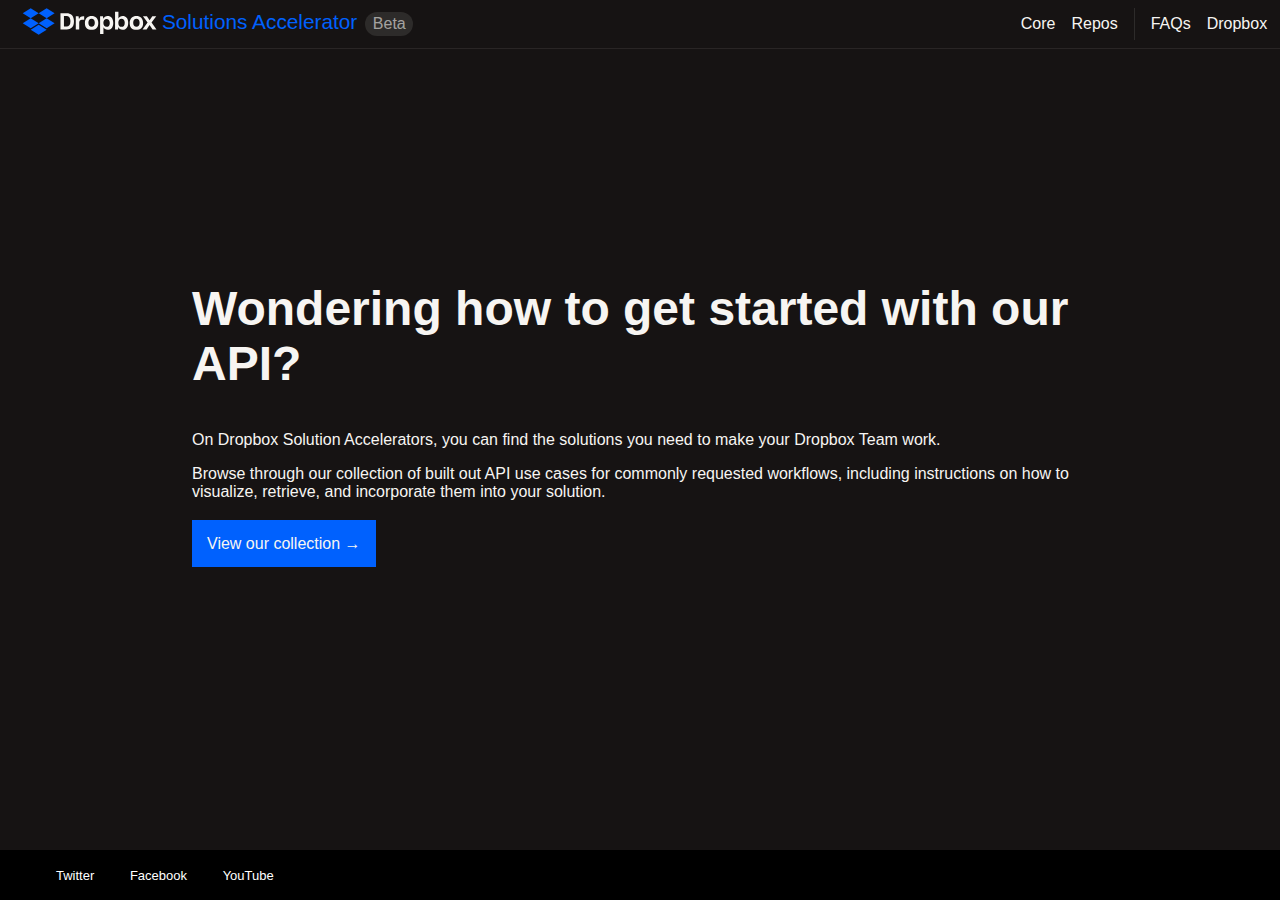
<file: index.html>
<!DOCTYPE html>
<html lang="en">
<head>
  <meta charset="UTF-8">
  <meta http-equiv="X-UA-Compatible" content="IE=edge">
  <meta name="viewport" content="width=device-width, initial-scale=1.0">
  <title>DSX - Dropbox Solution Accelerators</title>
  <link rel="stylesheet" href="styles.css">
</head>
<body>
  <div class="overall-page-container">
  <!--NAVIGATION-->
    <!-- <nav class="navigation-bar">
      <div class="navbar-left">
        <a href="/dsx/index.html">DSX</a>
      </div>
      <div class="navbar-right">
        <a href="/dsx/core.html">Core</a>
        <a href="/dsx/repository.html">Repos</a>
        <a href="/dsx/faq.html">FAQs</a>
        <a href="https://www.dropbox.com/">Dropbox</a>
      </div>
    </nav>
    <nav class="navbar">
      <div class="logo">
          <a href="/dsx/index.html">DSX</a>
      </div>
      <ul class="nav-links">
          <input type="checkbox" id="checkbox-toggle"/>
          <label for="checkbox-toggle" class="hamburger">&#9776;</label>
          <div class="menu">
              <li><a href="/dsx/core.html">Core</a></li>
              <li><a href="/dsx/repository.html">Repos</a></li>
              <li><a href="/dsx/faq.html">FAQs</a></li>
              <li><a href="https://www.dropbox.com/">Dropbox</a></li>
          </div>  
      </ul>
  </nav>-->
  <nav class=navContainer>
    <div class="leftSide">
    <a href="/" class="logoArea">
      <span class="logo"> <svg viewBox="0 0 218 64" fill="#2971fe" height="45" focusable="false" role="presentation">
        <path
          d="M25.1797 13L13.8369 20.125L25.1797 27.25L36.5244 20.125L47.8672 27.25L59.21 20.125L47.8672 13L36.5244 20.125L25.1797 13Z"
          fill="var(--color-dbx-blue-dark)"
        ></path>
        <path
          d="M25.1797 41.5001L13.8369 34.3751L25.1797 27.25L36.5244 34.3751L25.1797 41.5001Z"
          fill="var(--color-dbx-blue-dark)"
        ></path>
        <path
          d="M36.5244 34.3751L47.8672 27.25L59.21 34.3751L47.8672 41.5001L36.5244 34.3751Z"
          fill="var(--color-dbx-blue-dark)"
        ></path>
        <path
          d="M36.5245 51L25.1797 43.875L36.5245 36.75L47.8672 43.875L36.5245 51Z"
          fill="var(--color-dbx-blue-dark)"
        ></path>
        <path
          d="M67.498 20.1067H76.3662C82.0374 20.1067 86.6688 23.3975 86.6688 30.863V32.4584C86.6688 39.9517 82.2987 43.3426 76.4996 43.3426H67.498V20.1067ZM72.452 24.3147V39.079H76.2661C79.4575 39.079 81.6426 36.9611 81.6426 32.3028V31.0965C81.6426 26.4382 79.3964 24.3203 76.0993 24.3203H72.452V24.3147ZM89.3042 24.5426H93.2463L93.8634 28.9119C94.614 25.9156 96.5378 24.3814 100.024 24.3814H101.23V29.3677H99.2121C95.17 29.3677 94.1915 30.7685 94.1915 34.7431V43.3482H89.3042V24.5426ZM102.276 34.3484V33.8259C102.276 27.5055 106.318 24.1146 111.794 24.1146C117.399 24.1146 121.28 27.5666 121.28 33.8259V34.3484C121.28 40.541 117.465 43.8318 111.794 43.8318C105.734 43.8318 102.276 40.541 102.276 34.3484ZM116.326 34.2817V33.8259C116.326 30.3071 114.563 28.2559 111.794 28.2559C109.059 28.2559 107.23 30.1793 107.23 33.8259V34.2817C107.23 37.6726 108.959 39.5626 111.761 39.5626C114.569 39.5626 116.326 37.706 116.326 34.2817ZM123.854 24.5426H127.963L128.452 28.1281C129.464 25.7155 131.549 24.1201 134.646 24.1201C139.438 24.1201 142.569 27.5722 142.569 33.8981V34.4207C142.569 40.6132 139.083 43.8374 134.646 43.8374C131.649 43.8374 129.658 42.5032 128.647 40.3186V49.802H123.854V24.5426ZM137.609 34.3151V33.8926C137.609 30.1459 135.686 28.2893 133.111 28.2893C130.376 28.2893 128.546 30.3738 128.546 33.8592V34.2206C128.546 37.5447 130.309 39.6293 133.011 39.6293C135.819 39.6293 137.609 37.7727 137.609 34.3151ZM149.769 39.9239L149.38 43.3482H145.143V18.25H149.936V27.8946C150.981 25.4487 153.066 24.1146 156.029 24.1146C160.494 24.1479 163.819 27.2442 163.819 33.4979V34.0538C163.819 40.3131 160.689 43.8318 155.896 43.8318C152.799 43.8318 150.781 42.3365 149.769 39.9239ZM158.898 34.0538V33.598C158.898 30.1459 157.008 28.2559 154.4 28.2559C151.693 28.2559 149.836 30.4405 149.836 33.6647V34.0538C149.836 37.5725 151.626 39.596 154.334 39.596C157.169 39.596 158.898 37.7727 158.898 34.0538ZM166.004 34.3484V33.8259C166.004 27.5055 170.013 24.1146 175.489 24.1146C181.094 24.1146 185.008 27.5666 185.008 33.8259V34.3484C185.008 40.541 181.16 43.8318 175.489 43.8318C169.423 43.8318 166.004 40.541 166.004 34.3484ZM180.048 34.2817V33.8259C180.048 30.3071 178.286 28.2559 175.517 28.2559C172.782 28.2559 170.952 30.1793 170.952 33.8259V34.2817C170.952 37.6726 172.682 39.5626 175.484 39.5626C178.325 39.5626 180.048 37.706 180.048 34.2817ZM191.396 33.598L184.813 24.5371H190.451L194.265 30.1737L198.113 24.5371H203.717L197.034 33.5646L204.073 43.3426H198.53L194.193 37.1167L189.99 43.3426H184.252L191.396 33.598Z"
          fill="var(--color-text-light)"
        ></path>
      </svg></span>
      <span class="projectName">Solutions Accelerator</span>
    </a>
    <span class="beta">Beta</span>
  </div>

  
    <div class="rightSide">
      <a href="/core.html" class="navLink">
        Core
      </a>
      <a href="/repository.html" class="navLink">
        Repos
      </a>


    <div class="divider"></div>

    <a href="https://dbx-solutions.github.io/dsx/" target="_blank" class="navLink">
      FAQs
    </a>
    <a href="https://github.com/dbx-solutions" target="_blank" class="navLink">
      Dropbox
    </a>
  </div>
  </nav>

  <!--OPENING HEADER-->
    <div class="index-body-container">
      <div class="intro-section"> 
        <div class="left">
          <h2>Wondering how to get started with our API?</h2>
          <p>On Dropbox Solution Accelerators, you can find the solutions you need to make your Dropbox Team work.</p>
          <p>Browse through our collection of built out API use cases for commonly requested workflows, including instructions on how to visualize, retrieve, and incorporate them into your solution.</p>
          <br/>
          <a href="/dsx/repository.html">View our collection &#x2192</a>
        </div>
      </div> 
    </div>
  <!--FOOTER-->
    <footer>
      <!--<p>Terms & Services</p>-->
      <ul class="social">
        <li><a href="https://twitter.com/Dropbox">Twitter</li>
        <li><a href="https://www.facebook.com/Dropbox/">Facebook</li>
        <li><a href="https://www.youtube.com/user/dropbox">YouTube</li>
      </ul>
    </footer>
</div>
</body>
</html>
</file>
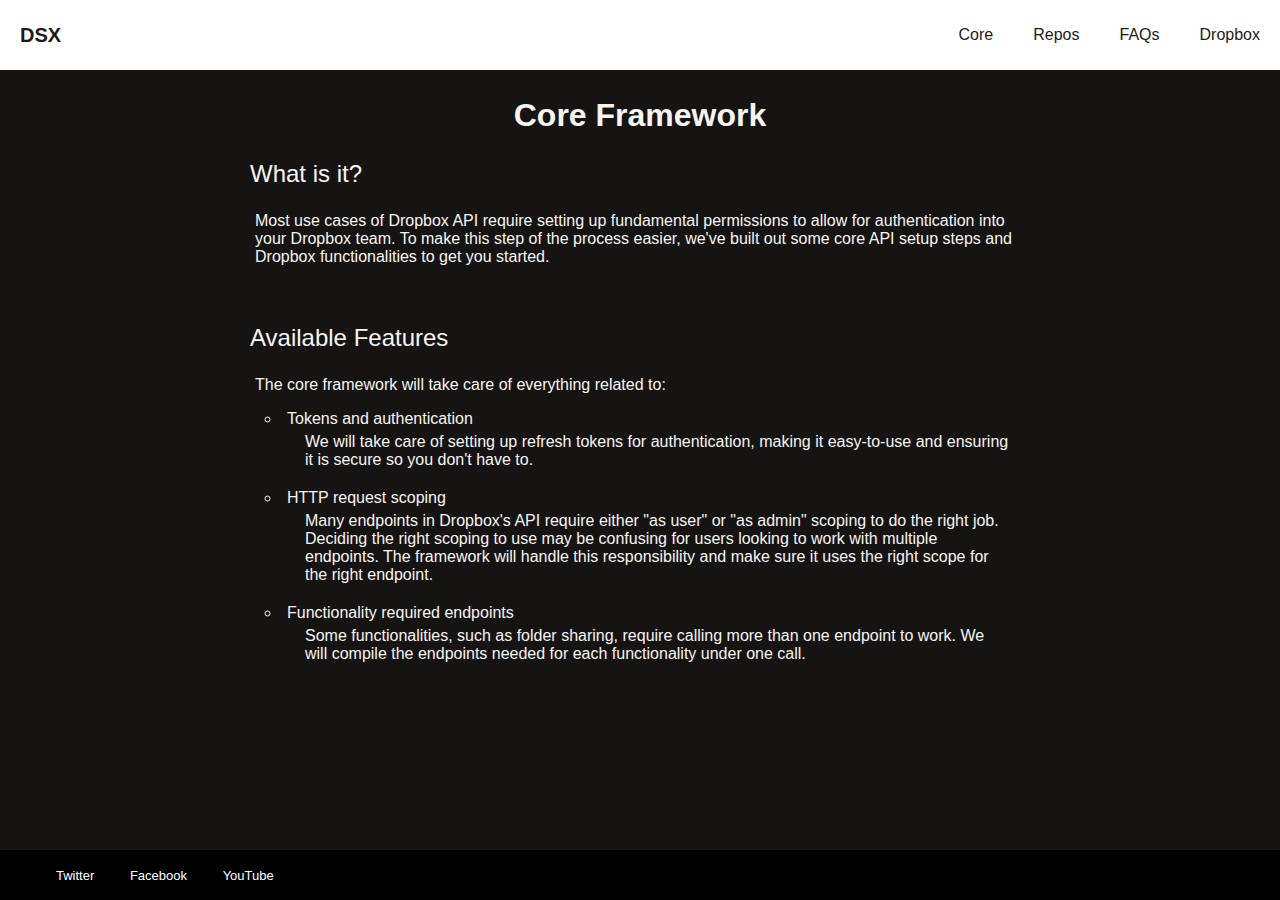
<file: core.html>
<!DOCTYPE html>
<html lang="en">
<head>
  <meta charset="UTF-8">
  <meta http-equiv="X-UA-Compatible" content="IE=edge">
  <meta name="viewport" content="width=device-width, initial-scale=1.0">
  <title>DSX - Dropbox Solution Accelerators</title>
  <link rel="stylesheet" href="styles.css">
</head>
<body>
    <div class="overall-page-container">
  <!--NAVIGATION-->
  <nav class="navbar">
    <div class="logo">
        <a href="/dsx/index.html">DSX</a>
    </div>
    <ul class="nav-links">
        <input type="checkbox" id="checkbox-toggle"/>
        <label for="checkbox-toggle" class="hamburger">&#9776;</label>
        <div class="menu">
            <li><a href="/dsx/core.html">Core</a></li>
            <li><a href="/dsx/repository.html">Repos</a></li>
            <li><a href="/dsx/faq.html">FAQs</a></li>
            <li><a href="https://www.dropbox.com/">Dropbox</a></li>
        </div>  
    </ul>
</nav>
  <!--BODY CONTENT-->
    <div class="body-content-container"> 
        <div class="core-body">
            <h2 class="dsx-page-title">Core Framework</h2>
            <h3 class="dsx-page-section">What is it?</h3>
            <p class="dsx-page-content">Most use cases of Dropbox API require setting up fundamental permissions to allow for authentication into your Dropbox team. To make this step of the process easier, we've built out some core API setup steps and Dropbox functionalities to get you started.</p><br>
            <h3 class="dsx-page-section">Available Features</h3>
            <p class="dsx-page-content">The core framework will take care of everything related to:</p>
            <ul class="dsx-page-content">
              <li>Tokens and authentication
                <ul>
                  <li>We will take care of setting up refresh tokens for authentication, making it easy-to-use and ensuring it is secure so you don't have to.</li>
                </ul>
              </li>
              <li>HTTP request scoping
                <ul>
                  <li>Many endpoints in Dropbox's API require either "as user" or "as admin" scoping to do the right job. Deciding the right scoping to use may be confusing for users looking to work with multiple endpoints. The framework will handle this responsibility and make sure it uses the right scope for the right endpoint.</li>
                </ul>
              </li>
              <li>Functionality required endpoints
                <ul>
                  <li>Some functionalities, such as folder sharing, require calling more than one endpoint to work. We will compile the endpoints needed for each functionality under one call.</li>
                </ul>
              </li>
            </ul>
        </div>
    </div>
  <!--FOOTER-->
    <footer>
      <!--<p>Terms & Services</p>-->
      <ul class="social">
        <li><a href="https://twitter.com/Dropbox">Twitter</li>
        <li><a href="https://www.facebook.com/Dropbox/">Facebook</li>
        <li><a href="https://www.youtube.com/user/dropbox">YouTube</li>
      </ul>
    </footer> 
    </div>
</body>
</html>
</file>
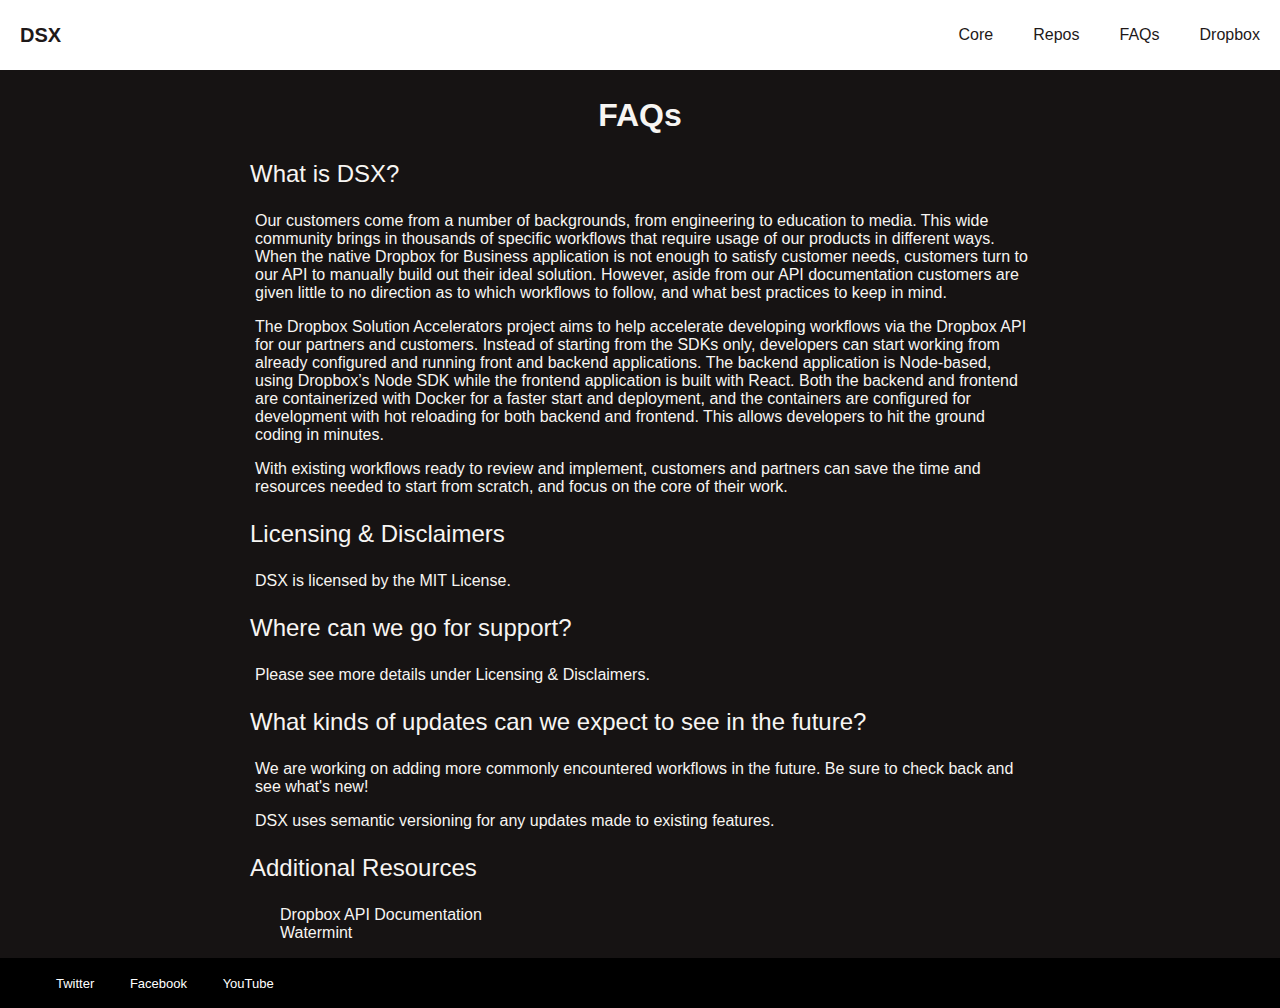
<file: faq.html>
<!DOCTYPE html>
<html lang="en">
<head>
  <meta charset="UTF-8">
  <meta http-equiv="X-UA-Compatible" content="IE=edge">
  <meta name="viewport" content="width=device-width, initial-scale=1.0">
  <title>DSX - Dropbox Solution Accelerators</title>
  <link rel="stylesheet" href="styles.css">
</head>
<body>
    <div class="overall-page-container">
  <!--NAVIGATION-->
  <nav class="navbar">
    <div class="logo">
        <a href="/dsx/index.html">DSX</a>
    </div>
    <ul class="nav-links">
        <input type="checkbox" id="checkbox-toggle"/>
        <label for="checkbox-toggle" class="hamburger">&#9776;</label>
        <div class="menu">
            <li><a href="/dsx/core.html">Core</a></li>
            <li><a href="/dsx/repository.html">Repos</a></li>
            <li><a href="/dsx/faq.html">FAQs</a></li>
            <li><a href="https://www.dropbox.com/">Dropbox</a></li>
        </div>  
    </ul>
    </nav>
  <!--BODY CONTENT-->
    <div class="body-content-container">
      <h2 class="dsx-page-title">FAQs</h2>
      <h3 class="dsx-page-section">What is DSX?</h2>  
        <p class="dsx-page-content">Our customers come from a number of backgrounds, from engineering to education to media. This wide community brings in thousands of specific workflows that require usage of our products in different ways. When the native Dropbox for Business application is not enough to satisfy customer needs, customers turn to our API to manually build out their ideal solution. However, aside from our API documentation customers are given little to no direction as to which workflows to follow, and what best practices to keep in mind.</p>
        <p class="dsx-page-content">The Dropbox Solution Accelerators project aims to help accelerate developing workflows via the Dropbox API for our partners and customers. Instead of starting from the SDKs only, developers can start working from already configured and running front and backend applications. The backend application is Node-based, using Dropbox’s Node SDK while the frontend application is built with React. Both the backend and frontend are containerized with Docker for a faster start and deployment, and the containers are configured for development with hot reloading for both backend and frontend. This allows developers to hit the ground coding in minutes.</p>
        <p class="dsx-page-content">With existing workflows ready to review and implement, customers and partners can save the time and resources needed to start from scratch, and focus on the core of their work.</p>
      <h3 class="dsx-page-section">Licensing & Disclaimers</h2>
        <p class="dsx-page-content">DSX is licensed by the MIT License.</p>
      <h3 class="dsx-page-section">Where can we go for support?</h2>
        <p class="dsx-page-content">Please see more details under Licensing & Disclaimers.</p>
      <h3 class="dsx-page-section">What kinds of updates can we expect to see in the future?</h2>
        <p class="dsx-page-content">We are working on adding more commonly encountered workflows in the future. Be sure to check back and see what's new!</p>
        <p class="dsx-page-content">DSX uses semantic versioning for any updates made to existing features.</p>
      <h3 class="dsx-page-section">Additional Resources</h2>
        <ul class="dsx-faq-resources">
          <li><a href="https://www.dropbox.com/developers/documentation/http/overview">Dropbox API Documentation</a></li>
          <li><a href="https://github.com/watermint/toolbox">Watermint</a></li>
        </ul>
    </div>
  <!--FOOTER-->
    <footer>
      <!--<p>Terms & Services</p>-->
      <ul class="social">
        <li><a href="https://twitter.com/Dropbox">Twitter</li>
        <li><a href="https://www.facebook.com/Dropbox/">Facebook</li>
        <li><a href="https://www.youtube.com/user/dropbox">YouTube</li>
      </ul>
    </footer>
    </div>
</body>
</html>
</file>
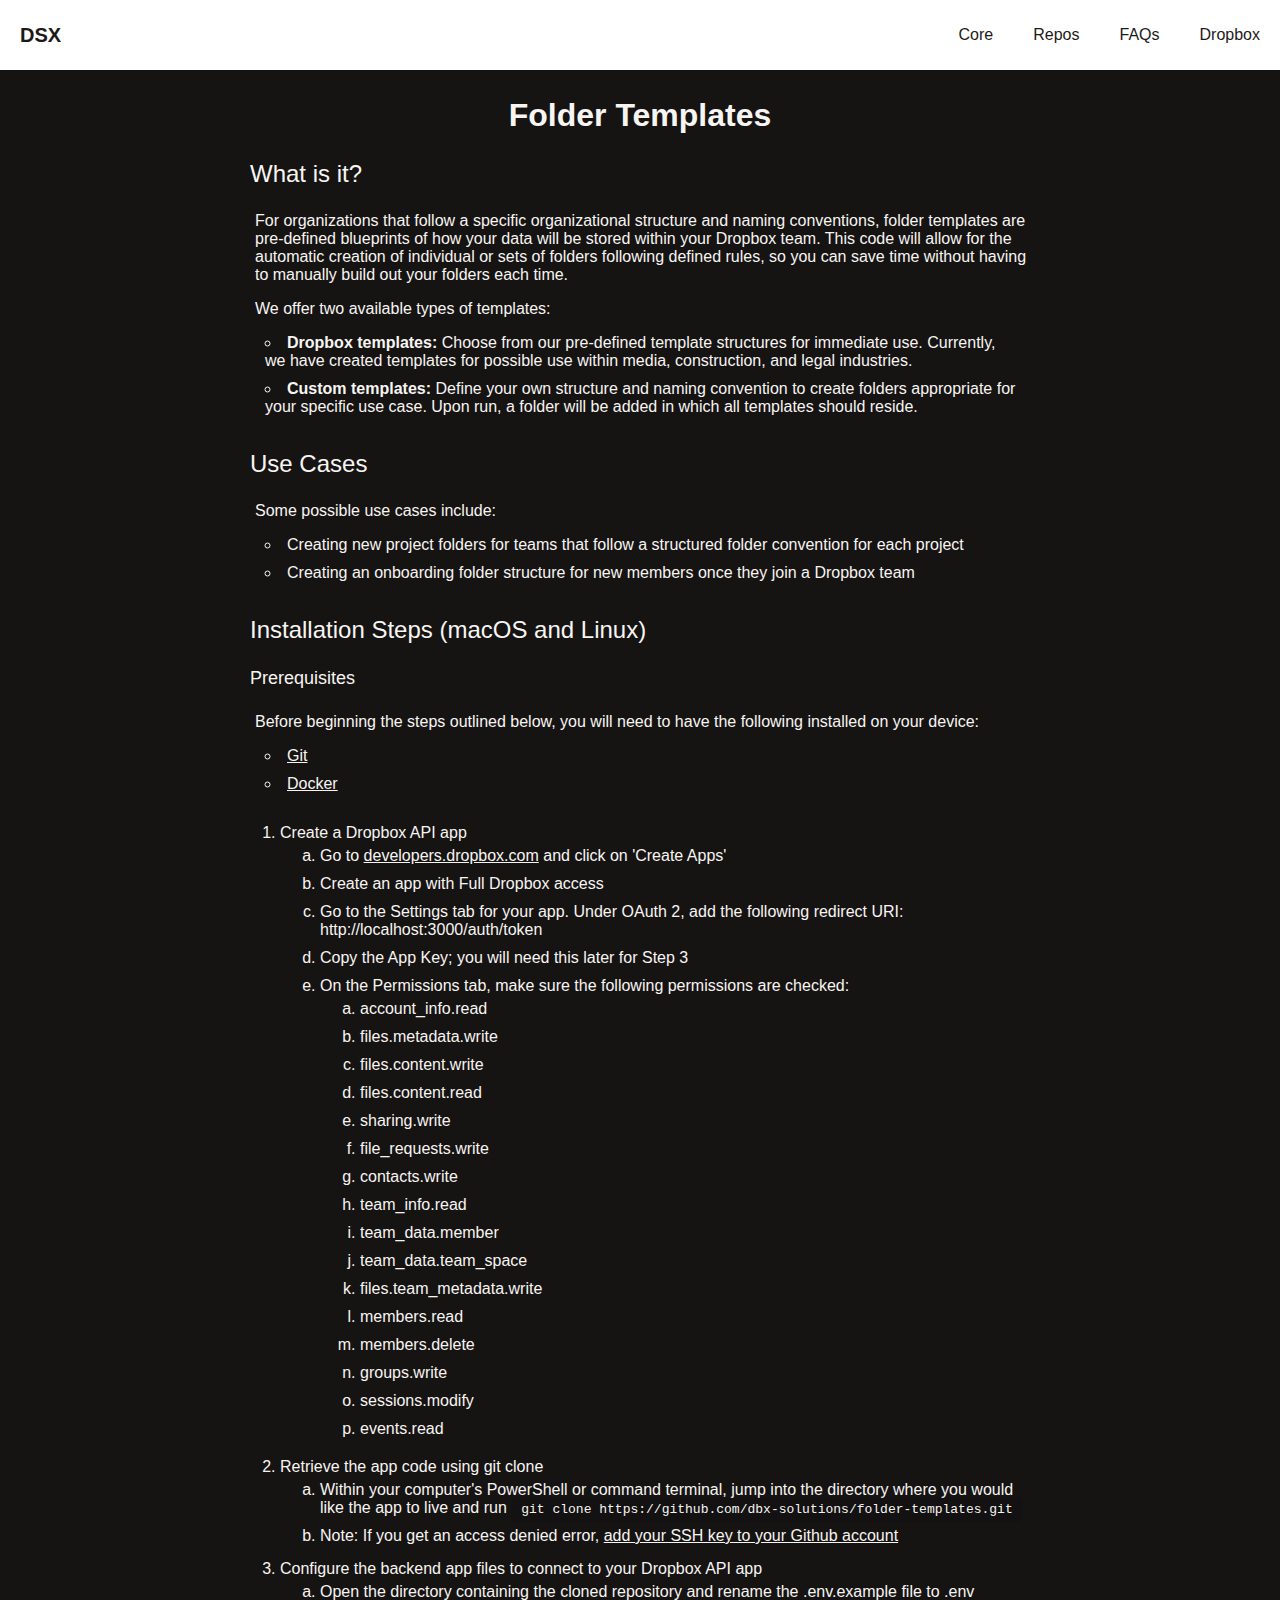
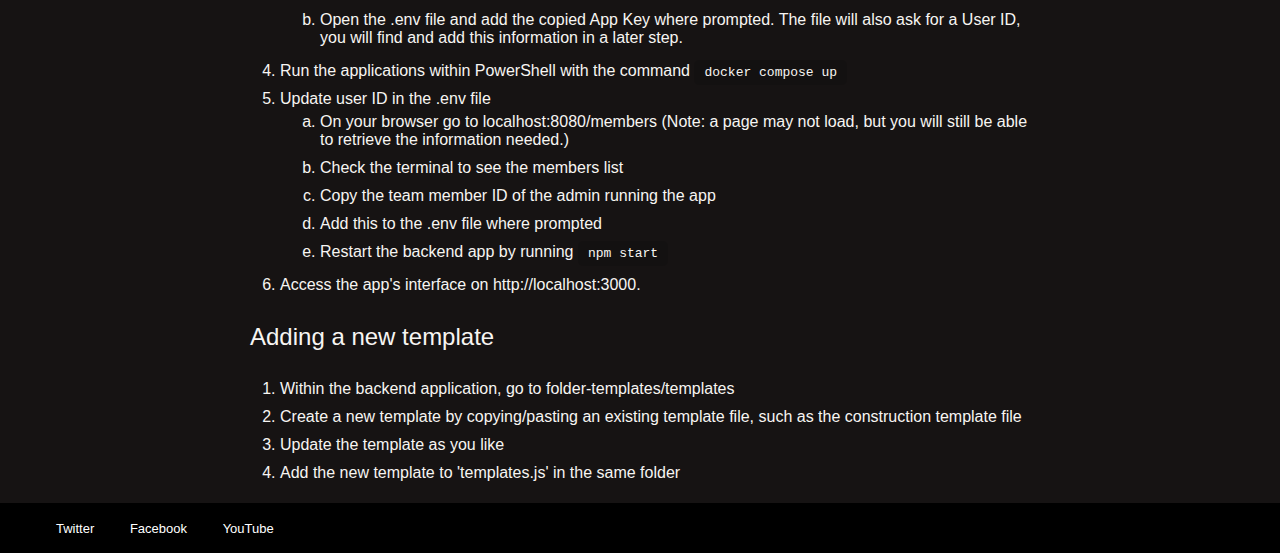
<file: folder-templates.html>
<!DOCTYPE html>
<html lang="en">
<head>
  <meta charset="UTF-8">
  <meta http-equiv="X-UA-Compatible" content="IE=edge">
  <meta name="viewport" content="width=device-width, initial-scale=1.0">
  <title>DSX - Dropbox Solution Accelerators</title>
  <link rel="stylesheet" href="styles.css">
</head>
<body>
    <div class="overall-page-container">
  <!--NAVIGATION-->
  <nav class="navbar">
    <div class="logo">
        <a href="/dsx/index.html">DSX</a>
    </div>
    <ul class="nav-links">
        <input type="checkbox" id="checkbox-toggle"/>
        <label for="checkbox-toggle" class="hamburger">&#9776;</label>
        <div class="menu">
            <li><a href="/dsx/core.html">Core</a></li>
            <li><a href="/dsx/repository.html">Repos</a></li>
            <li><a href="/dsx/faq.html">FAQs</a></li>
            <li><a href="https://www.dropbox.com/">Dropbox</a></li>
        </div>  
    </ul>
</nav>
  <!--BODY CONTENT-->
    <div class="body-content-container"> 
        <div class="core-body">
            <h2 class="dsx-page-title">Folder Templates</h2>
            <h3 class="dsx-page-section">What is it?</h3>
            <p class="dsx-page-content">For organizations that follow a specific organizational structure and naming conventions, folder templates are pre-defined blueprints of how your data will be stored within your Dropbox team. This code will allow for the automatic creation of individual or sets of folders following defined rules, so you can save time without having to manually build out your folders each time.</p>
            <p class="dsx-page-content">We offer two available types of templates:</p>
            <ul class="dsx-page-content">
              <li>
                <strong>Dropbox templates:</strong> Choose from our pre-defined template structures for immediate use. Currently, we have created templates for possible use within media, construction, and legal industries.
              </li>
              <li>
                <strong>Custom templates:</strong> Define your own structure and naming convention to create folders appropriate for your specific use case. Upon run, a folder will be added in which all templates should reside.
              </li>
            </ul>
            <h3 class="dsx-page-section">Use Cases</h3>
            <p class="dsx-page-content">Some possible use cases include:</p>
            <ul class="dsx-page-content">
              <li>Creating new project folders for teams that follow a structured folder convention for each project</li>
              <li>Creating an onboarding folder structure for new members once they join a Dropbox team</li>
            </ul>
            <div>
              <h3 class="dsx-page-section">Installation Steps (macOS and Linux)</h3>
                <h4 class="dsx-page-subsection">Prerequisites</h4>
                  <p class="dsx-page-content">Before beginning the steps outlined below, you will need to have the following installed on your device:</p>
                  <ul class="dsx-page-content">
                    <li><a class="dsx-repo-download" href="https://git-scm.com/book/en/v2/Getting-Started-Installing-Git">Git</a></li>
                    <li><a class="dsx-repo-download" href="https://docs.docker.com/get-docker/">Docker</a></li>
                  </ul>
                <div class="dsx-installation-steps">
                  <ol>
                    <li>Create a Dropbox API app
                      <ul>
                        <li>Go to <a class="dsx-repo-download" href="http://developers.dropbox.com/">developers.dropbox.com</a> and click on 'Create Apps'</li>
                        <li>Create an app with Full Dropbox access</li>
                        <li>Go to the Settings tab for your app. Under OAuth 2, add the following redirect URI: http://localhost:3000/auth/token</li>
                        <li>Copy the App Key; you will need this later for Step 3</li>
                        <li>On the Permissions tab, make sure the following permissions are checked:
                          <ul>
                            <li>account_info.read</li>
                            <li>files.metadata.write</li>
                            <li>files.content.write</li>
                            <li>files.content.read</li>
                            <li>sharing.write</li>
                            <li>file_requests.write</li>
                            <li>contacts.write</li>
                            <li>team_info.read</li>
                            <li>team_data.member</li>
                            <li>team_data.team_space</li>
                            <li>files.team_metadata.write</li>
                            <li>members.read</li>
                            <li>members.delete</li>
                            <li>groups.write</li>
                            <li>sessions.modify</li>
                            <li>events.read</li>
                          </ul>
                        </li>
                      </ul>
                    </li>
                    <li>Retrieve the app code using git clone
                      <ul>
                        <li>Within your computer's PowerShell or command terminal, jump into the directory where you would like the app to live and run <code>git clone https://github.com/dbx-solutions/folder-templates.git</code></li>
                        <li>Note: If you get an access denied error, <a class="dsx-repo-download" href="https://docs.github.com/en/authentication/connecting-to-github-with-ssh/generating-a-new-ssh-key-and-adding-it-to-the-ssh-agent">add your SSH key to your Github account</a></li>
                      </ul>
                    </li>
                    <li>Configure the backend app files to connect to your Dropbox API app
                      <ul>
                        <li>Open the directory containing the cloned repository and rename the .env.example file to .env</li>
                        <li>Open the .env file and add the copied App Key where prompted. The file will also ask for a User ID, you will find and add this information in a later step.</li>
                      </ul>
                    </li>
                    <li>Run the applications within PowerShell with the command <code>docker compose up</code>
                    </li>
                    <li>Update user ID in the .env file
                      <ul>
                        <li>On your browser go to localhost:8080/members (Note: a page may not load, but you will still be able to retrieve the information needed.)</li>
                        <li>Check the terminal to see the members list</li>
                        <li>Copy the team member ID of the admin running the app</li>
                        <li>Add this to the .env file where prompted</li>
                        <li>Restart the backend app by running <code>npm start</code></li>
                      </ul>
                    </li>
                    <li>Access the app's interface on http://localhost:3000.</li>
                  </ol>
                </div>
              <h3 class="dsx-page-section">Adding a new template</h3>
              <div class="dsx-installation-steps">
                <ol>
                  <li>Within the backend application, go to folder-templates/templates</li>
                  <li>Create a new template by copying/pasting an existing template file, such as the construction template file</li>
                  <li>Update the template as you like</li>
                  <li>Add the new template to 'templates.js' in the same folder<!-- like this:
                    <br>
                    <code>
                      <pre>
                        import new_template from './new_template.js';
                        
                        export default {
                          video_production: video_production,
                          construction: construction,
                          new_template: new_template,
                        }
                      </pre>
                    </code>-->
                  </li>
                </ol>
              </div>
            </div>
        </div>
    </div>
  <!--FOOTER-->
    <footer>
      <!--<p>Terms & Services</p>-->
      <ul class="social">
        <li><a href="https://twitter.com/Dropbox">Twitter</li>
        <li><a href="https://www.facebook.com/Dropbox/">Facebook</li>
        <li><a href="https://www.youtube.com/user/dropbox">YouTube</li>
      </ul>
    </footer> 
    </div>
</body>
</html>
</file>
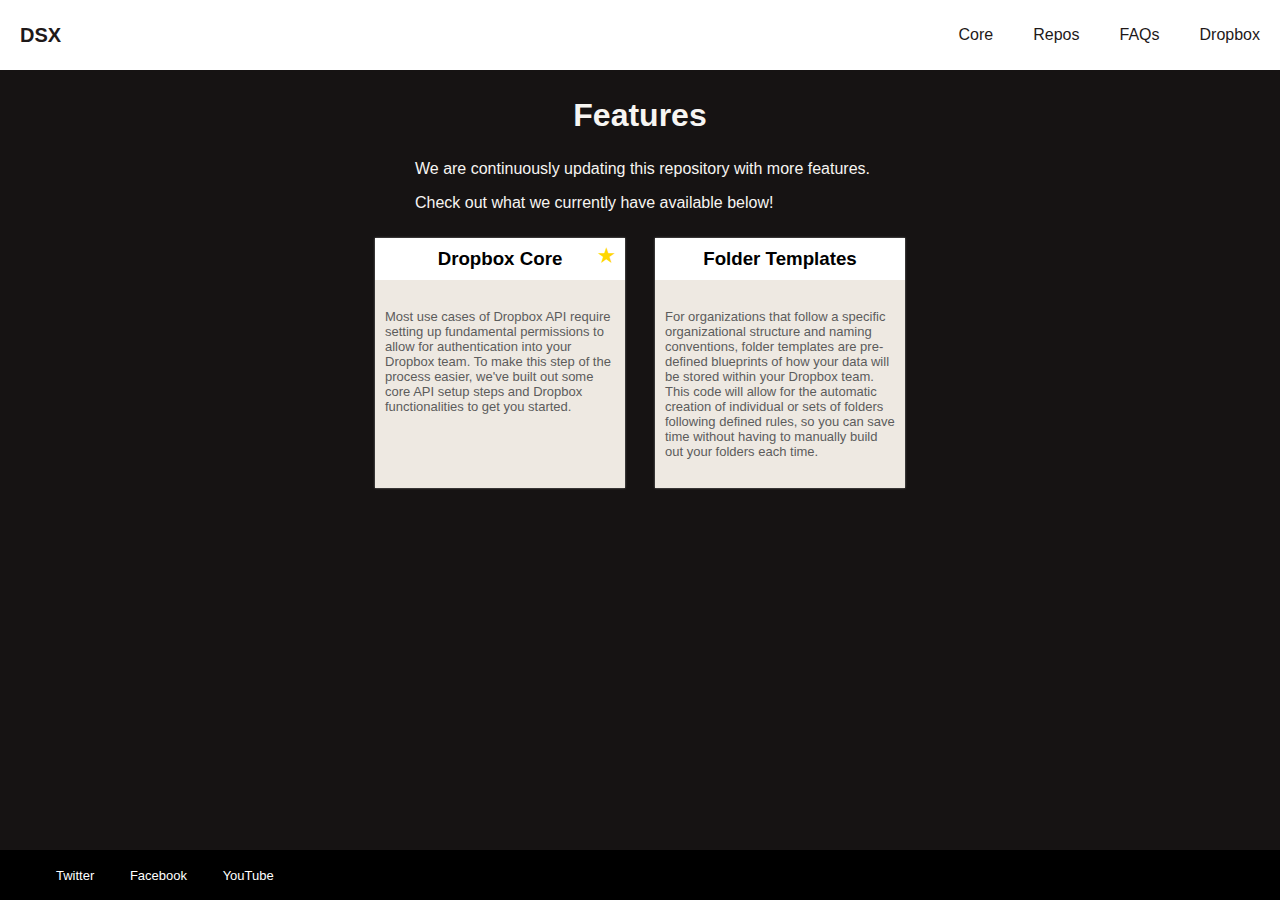
<file: repository.html>
<!DOCTYPE html>
<html lang="en">
<head>
  <meta charset="UTF-8">
  <meta http-equiv="X-UA-Compatible" content="IE=edge">
  <meta name="viewport" content="width=device-width, initial-scale=1.0">
  <title>DSX - Dropbox Solution Accelerators</title>
  <link rel="stylesheet" href="styles.css">
</head>
<body>
    <div class="overall-page-container">
  <!--NAVIGATION-->
  <nav class="navbar">
    <div class="logo">
        <a href="/dsx/index.html">DSX</a>
    </div>
    <ul class="nav-links">
        <input type="checkbox" id="checkbox-toggle"/>
        <label for="checkbox-toggle" class="hamburger">&#9776;</label>
        <div class="menu">
            <li><a href="/dsx/core.html">Core</a></li>
            <li><a href="/dsx/repository.html">Repos</a></li>
            <li><a href="/dsx/faq.html">FAQs</a></li>
            <li><a href="https://www.dropbox.com/">Dropbox</a></li>
        </div>  
    </ul>
    </nav>
  <!--BODY CONTENT-->
    <div class="body-content-container">
        <h2 class="dsx-page-title">Features</h2>
        <p class="dsx-page-content">We are continuously updating this repository with more features.</p> 
        <p class="dsx-page-content">Check out what we currently have available below!</p>
      </div>
        <div class="repo-wrapper">
          <div class="repo-feature">
            <h3 class="repo-feature-title repo-core-title"><a href="/dsx/core.html">Dropbox Core</a></h3>
            <h3 class="repo-core-favorite" unselectable="on">&#9733;</h3>
            <p class="repo-feature-description">Most use cases of Dropbox API require setting up fundamental permissions to allow for authentication into your Dropbox team. To make this step of the process easier, we've built out some core API setup steps and Dropbox functionalities to get you started.</p>
          </div>
          <div class="repo-feature">
            <h3 class="repo-feature-title"><a href="/dsx/folder-templates.html">Folder Templates</a></h3>
            <p class="repo-feature-description">For organizations that follow a specific organizational structure and naming conventions, folder templates are pre-defined blueprints of how your data will be stored within your Dropbox team. This code will allow for the automatic creation of individual or sets of folders following defined rules, so you can save time without having to manually build out your folders each time.</p>
            <p class="repo-feature-description">Choose from our list of pre-defined templates or create your own custom template, and create up to multiple sets of folders for each run.</p>
          </div>
          <!--Test additional features--
          <div class="repo-feature">
            <h3 class="repo-feature-title">Folder Templates</h3>
            <p class="repo-feature-description">Longer description Longer description Longer description Longer description Longer description Longer description Longer description Longer description Longer description Longer description Longer description Longer description Longer description Longer description Longer description Longer description Longer description Longer description Longer description For organizations that follow a specific organizational structure and naming conventions, folder templates are pre-defined blueprints of how your data will be stored within your Dropbox team. This code will allow for the automatic creation of individual or sets of folders following defined rules, so you can save time without having to manually build out your folders each time.</p>
            <p class="repo-feature-description">Choose from our list of pre-defined templates or create your own custom template, and create up to multiple sets of folders for each run.</p>
          </div>
          <div class="repo-feature">
            <h3 class="repo-feature-title">Folder Templates</h3>
            <p class="repo-feature-description">For organizations that follow a specific organizational structure and naming conventions, folder templates are pre-defined blueprints of how your data will be stored within your Dropbox team. This code will allow for the automatic creation of individual or sets of folders following defined rules, so you can save time without having to manually build out your folders each time.</p>
            </div>
          <!--End test, delete afterwards-->
        </div>
    
  <!--FOOTER-->
    <footer>
      <!--<p>Terms & Services</p>-->
      <ul class="social">
        <li><a href="https://twitter.com/Dropbox">Twitter</li>
        <li><a href="https://www.facebook.com/Dropbox/">Facebook</li>
        <li><a href="https://www.youtube.com/user/dropbox">YouTube</li>
      </ul>
    </footer>
    </div>
</body>
</html>
</file>
<file: styles.css>
/******* General *******/

:root {
  --color-background: #161313;
  --color-dbx-blue-light: #2971fe;
  --color-dbx-blue-dark: #0061fe;
  --color-dbx-gray-light: rgba(142, 139, 135, 0.24);
  --color-dbx-gray-dark: rgba(142, 139, 135, 0.16);
  --color-border: rgba(142, 139, 135, 0.2);
  --color-text-light: #f7f5f2;
  --color-text-dark: rgba(247, 245, 242, 0.6);
}

body {
  margin: 0;
  background-color: var(--color-background);
  font-family: -apple-system, BlinkMacSystemFont, "Segoe UI", "Roboto", "Oxygen",
    "Ubuntu", "Cantarell", "Fira Sans", "Droid Sans", "Helvetica Neue",
    sans-serif;
  -webkit-font-smoothing: antialiased;
  -moz-osx-font-smoothing: grayscale;
}

/* body {
    background-color: rgb(247, 245, 242);
    margin: 0px;
    font-family: Helvetica, Arial, sans-serif;
    text-align: center;
    padding: 0;
} */

.overall-page-container {
  min-height: 100vh;
  display: flex;
  flex-direction: column;
  justify-content: flex-start;
}

a {
  text-decoration: none;
}

li {
  list-style: none;
}

pre {
  white-space: pre-line;
}

/*******Individual Repo Scrollbars*******/
.repo-feature::-webkit-scrollbar {
  width: 5px;
}

/* Track */
.repo-feature::-webkit-scrollbar-track {
  background: transparent;
}

/* Handle */
.repo-feature::-webkit-scrollbar-thumb {
  background-color: #d6d6d6;
  border-radius: 10px;
}

/* Handle on hover */
.repo-feature::-webkit-scrollbar-thumb:hover {
  background: #cccccc;
}

.repo-feature::-webkit-scrollbar-thumb:active {
  background: gray;
}

/******* Navigation Bar - Mobile Responsive Build *******/

.navbar {
  display: flex;
  align-items: center;
  justify-content: space-between;
  padding: 0;
  background-color: white;
}

.logo a {
  color: rgb(30, 25, 25);
  padding-left: 1em;
  padding-right: 1em;
  padding-top: 0.5em;
  padding-bottom: 0.5em;
  font-weight: 700;
}

.nav-links a {
  color: rgb(30, 25, 25);
  padding-top: 0.5em;
  padding-bottom: 0.5em;
  padding-left: 10px;
  padding-right: 10px;
}

/*DSX Homepage*/
.logo {
  font-size: 20px;
}

/*Right Navigation Menu*/
.menu {
  display: flex;
  font-size: 16px;
}

.menu li:hover {
  background-color: rgba(30, 25, 25, 0.15);
  border-radius: 5px;
  transition: 0.3s ease;
}

.menu li {
  padding: 10px 10px 10px 10px;
}

/*Mobile Navigation Logic*/
/*Configure checkbox*/
input[type="checkbox"] {
  display: none;
}

/*Hamburger Menu*/
.hamburger {
  display: none;
  font-size: 24px;
  user-select: none;
  padding-right: 10px;
  color: rgb(30, 25, 25);
  cursor: pointer;
}

/*Media Queries*/
@media (max-width: 768px) {
  .menu {
    display: none;
    position: absolute;
    background-color: white;
    right: 0;
    left: 0;
    text-align: center;
    padding: 16px 0;
    z-index: 9;
  }
  .menu li:hover {
    display: inline-block;
    background-color: rgba(30, 25, 25, 0.15);
    transition: 0.3s ease;
    /*width: 100vw;*/
  }
  input[type="checkbox"]:checked ~ .menu {
    display: block;
  }
  .hamburger {
    display: block;
  }

  /*
    input[type=checkbox]:checked ~ .hamburger{
        -webkit-transform: rotate(45deg);
        transform: rotate(45deg);
    }

    input[type=checkbox]:checked ~ .hamburger:after{
        -webkit-transform: rotate(90deg);
        transform: rotate(90deg);
        color: pink;
        background-color: red;
    }

    input[type=checkbox]:checked ~ .hamburger::before{
        -webkit-transform: rotate(45deg);
        transform: rotate(45deg);
        color: green;
    }
    */
}

/*Nav v2*/

.navContainer {
  display: flex;
  width: 98%;
  height: 3em;
  padding: 0 1%;
  margin: 0;
  border-bottom: 1px solid var(--color-dbx-gray-dark);
}

.leftSide {
  display: flex;
  align-items: center;
  width: 50%;
  justify-content: flex-start;
}

.rightSide {
  display: flex;
  align-items: center;
  width: 50%;
  justify-content: flex-end;
  column-gap: 1em;
}

.logoArea {
  display: flex;
  align-items: center;
  text-decoration: none;
}

.projectName {
  margin: -0.2em 0 0 -0.2em;
  color: var(--color-dbx-blue-dark);
  font-size: 1.3em;
}

.logo:hover,
.projectName:hover {
  cursor: pointer;
}

.beta {
  display: flex;
  justify-content: center;
  align-items: center;
  width: 3em;
  height: 1.5em;
  margin-left: 0.5em;
  border-radius: 2em;
  background-color: var(--color-border);
  color: var(--color-text-dark);
}

.navLink {
  text-decoration: none;
  font-size: 1em;
  color: var(--color-text-light);
}
.navLink:hover {
  text-decoration: underline;
}

.divider {
  height: 2em;
  border-right: 1px solid var(--color-border);
}

/*******Footer*******/

footer {
  background-color: black;
  color: white;
  /*
    width: 100%;
    height: 60px; /*height of footer*/
  margin-top: auto;
}

.social {
  list-style-type: none;
}

.social a {
  text-decoration: none;
  font-size: small;
  color: white;
}

.social li {
  display: inline;
  text-align: left;
  padding: 16px;
}

/*******DSX Universal Config*******/
.body-content-container {
  max-width: 32rem;
  margin-left: auto;
  margin-right: auto;
  text-align: left;
  color: #f7f5f2;
}

@media (min-width: 32em) {
  .body-content-container {
    max-width: 50rem;
  }
}

.dsx-page-title {
  text-align: center;
  font-size: xx-large;
  font-weight: 800;
  font-family: "Trebuchet MS", "Lucida Sans Unicode", "Lucida Grande",
    "Lucida Sans", Arial, sans-serif;
}

.dsx-page-section {
  font-weight: 500;
  font-size: x-large;
  padding-left: 10px;
  padding-right: 5px;
}

.dsx-page-subsection {
  font-weight: 500;
  font-size: large;
  padding-left: 10px;
  padding-right: 5px;
}

.dsx-page-content {
  font-weight: 400;
  padding-left: 15px;
  padding-right: 10px;
}

.dsx-page-content li {
  list-style: circle;
  list-style-position: inside;
  padding-left: 10px;
  padding-right: 10px;
  padding-bottom: 10px;
}

.dsx-page-content li li {
  list-style: none;
  padding-left: 0;
  padding-top: 5px;
}

.dsx-faq-resources a {
  color: #f7f5f2;
}

.dsx-faq-resources a:hover {
  text-decoration: underline;
}

.dsx-repo-download {
  text-align: center;
  text-decoration: underline;
  color:#f7f5f2;
}

.dsx-repo-download:hover {
  text-decoration: none;
}

/*Installation Steps*/

.dsx-installation-steps li {
  list-style-type: decimal;
  padding-bottom: 5px;
  padding-top: 5px;
}

.dsx-installation-steps li li {
  list-style-type: lower-alpha;
}

.body-content-container code {
  padding: 5px 10px;
  background-color: rgba(0, 0, 0, 0.1);
  border-radius: 5px;
}

.dsx-code-block {
  color: pink;
  padding: 0;
  background-color: green;
}

/*******Index Page Introduction*******/

.intro-section {
  /*width: 50%;*/
  position: static;
  z-index: 1;
  top: 0%;
  overflow-x: hidden;
  overflow-y: hidden;
}

.left {
  left: 0;
  color: rgb(247, 245, 242);
  padding: 15% 15% 15% 15%; /*change to 15% 0 15% 15% for no right padding*/
}

/*Text Formatting*/
.intro-section h2 {
  font-size: xxx-large;
}

/*Browse Button*/
.intro-section a {
  color: rgb(247, 245, 242);
  background-color: rgb(0, 97, 254);
  padding: 15px;
  text-decoration: none;
}

.intro-section a:hover {
  background-color: rgba(0, 97, 254, 0.82);
}

.content-container {
  padding-bottom: 16px;
}

/*******Repository Listings*******/

.repo-wrapper {
  display: flex;
  flex-wrap: wrap;
  gap: 30px;
  padding: 10px;
  justify-content: center;
  align-items: center;
  margin: 0;
}

.repo-feature {
  box-shadow: 0px 0px 2px gray;
  background-color: #eee9e2;
  height: 250px;
  width: 250px;
  overflow-y: auto;
  scrollbar-width: thin;
  scrollbar-color: #cccccc transparent;
  text-overflow: ellipsis;
  display: inline-block;
  text-align: center;
  position: relative;
  font-family: "Trebuchet MS", "Lucida Sans Unicode", "Lucida Grande",
    "Lucida Sans", Arial, sans-serif;
}

.repo-core-favorite {
  position: absolute;
  top: 0px;
  right: 10px;
  color: #ffd700;
  /*border: 1px solid black;
    border-radius: 50%;
    width: 15px;
    height: 15px;*/
  align-items: center;
  display: inline-block;
  margin: auto;
  padding-top: 7px;
  user-select: none;
}

.repo-feature-description {
  display: block;
  text-align: left;
  padding: 10px;
  color: #5c5c5c;
  font-size: small;
}

.repo-feature-title {
  background-color: white;
  margin-top: 0;
  padding-top: 10px;
  padding-bottom: 10px;
}

.repo-feature-title a {
  color: black;
  background-color: white;
}
</file>
